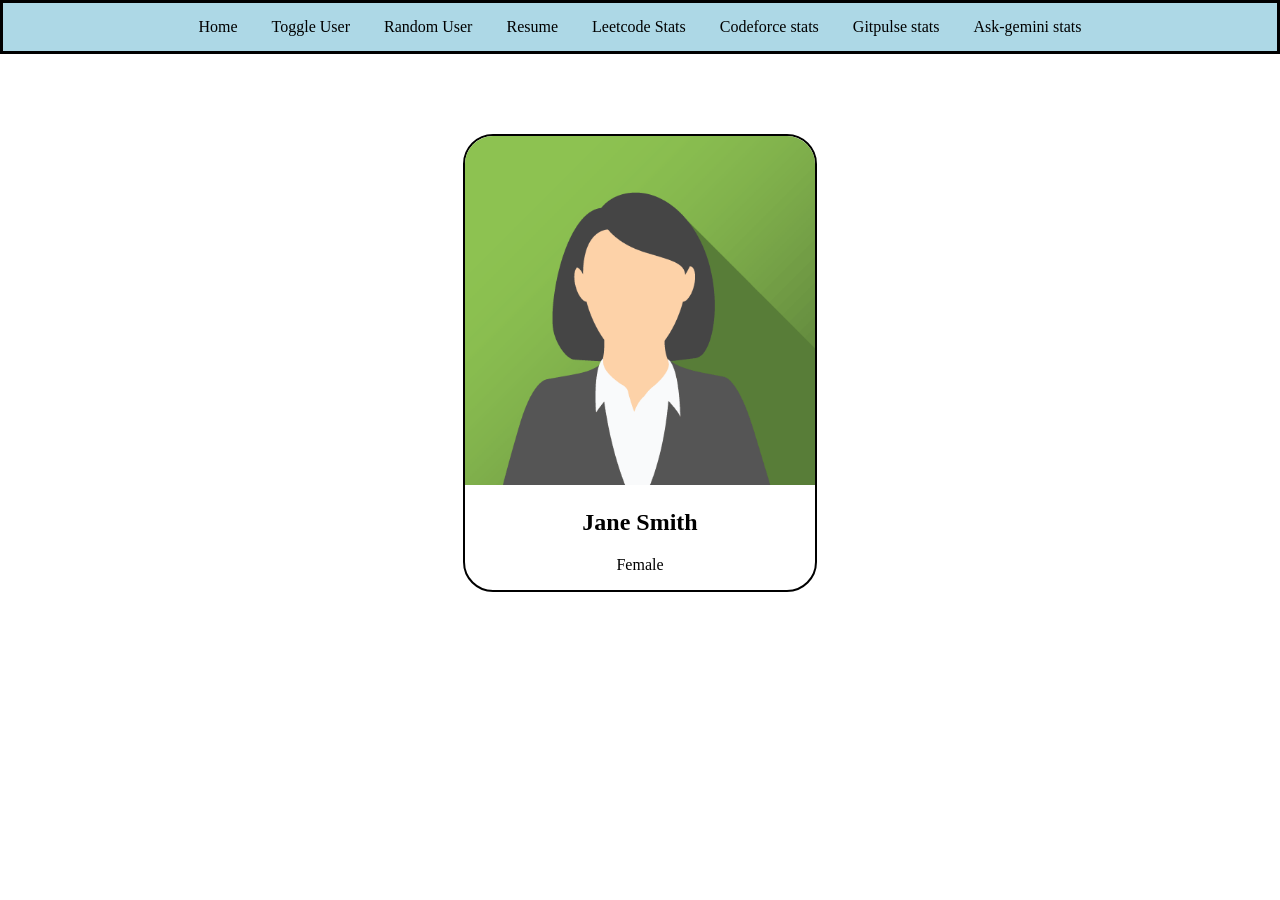
<file: index.html>
<!DOCTYPE html>
<html lang="en">
<head>
    <meta charset="UTF-8">
    <meta name="viewport" content="width=device-width, initial-scale=1.0">
    <title>My Website</title>
    <link rel="stylesheet" href="index.css">
</head>
<body>
    <div id="navbar">
        <a href="index.html">Home</a>
        <a href="toggle.html">Toggle User</a>
        <a href="randomUser.html">Random User</a>
        <a href="resume.html">Resume</a>
        <a href="leetcode-stats.html">Leetcode Stats</a>
        <a href="codeforces-stats.html">Codeforce stats</a>
        <a href="gitpulse.html">Gitpulse stats</a>
        <a href="ask-gemini.html">Ask-gemini stats</a>
    </div>

    <div id="card">
        <img src="jane.png" alt="User Image">
        <h2>Jane Smith</h2>
        <p>Female</p>
    </div>
    <script src="index.js"></script>
</body>
</html>
</file>
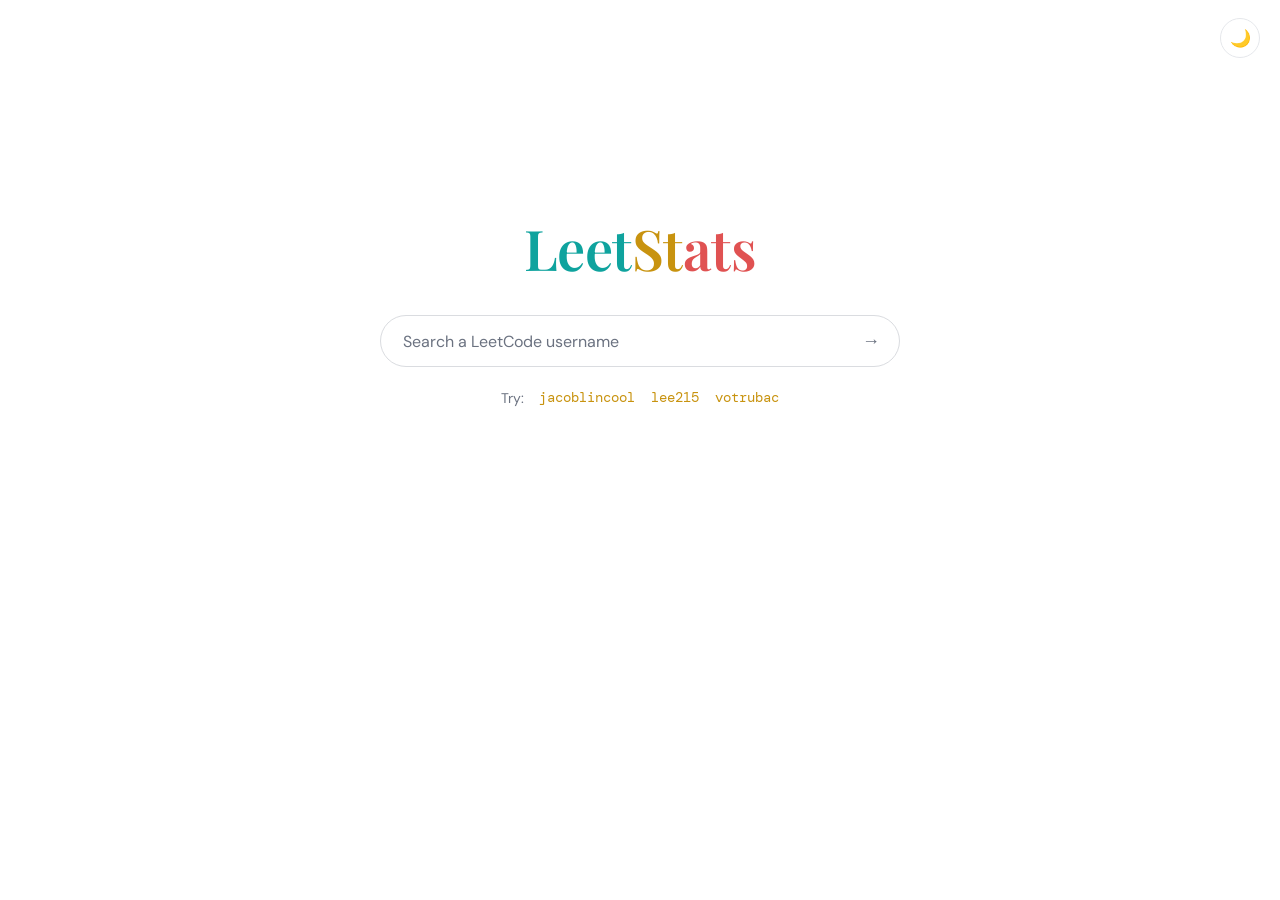
<file: leetcode-stats.html>
<!DOCTYPE html>
<html lang="en" data-theme="light">
<head>
<meta charset="UTF-8">
<meta name="viewport" content="width=device-width, initial-scale=1.0">
<title>LeetStats</title>
<link rel="preconnect" href="https://fonts.googleapis.com">
<link rel="preconnect" href="https://fonts.gstatic.com" crossorigin>
<link href="https://fonts.googleapis.com/css2?family=Playfair+Display:wght@600&family=DM+Sans:wght@400;500;700&family=DM+Mono:wght@400;500&display=swap" rel="stylesheet">
<style>
  :root, [data-theme="light"] {
    --bg: #ffffff;
    --text: #1f2328;
    --muted: #6b7280;
    --line: #e5e7eb;
    --surface: #ffffff;
    --input-border: #dadce0;
    --input-shadow: rgba(32, 33, 36, 0.12);
    --track: #f0f1f3;
    --easy: #0fa39e;
    --medium: #c8930f;
    --hard: #e05252;
    --accent: #c8930f;
    --card-shadow: 0 1px 3px rgba(32, 33, 36, 0.08), 0 8px 28px rgba(32, 33, 36, 0.06);
  }
  [data-theme="dark"] {
    --bg: #0a0b0d;
    --text: #e9e7e2;
    --muted: #8b8f98;
    --line: rgba(255, 255, 255, 0.09);
    --surface: #121418;
    --input-border: rgba(255, 255, 255, 0.14);
    --input-shadow: rgba(0, 0, 0, 0.5);
    --track: rgba(255, 255, 255, 0.08);
    --easy: #3ddad7;
    --medium: #e3b341;
    --hard: #ff6b6b;
    --accent: #e3b341;
    --card-shadow: 0 20px 50px rgba(0, 0, 0, 0.45);
  }

  * { margin: 0; padding: 0; box-sizing: border-box; }

  html, body { height: 100%; }

  body {
    background: var(--bg);
    color: var(--text);
    font-family: "DM Sans", system-ui, sans-serif;
    display: flex;
    flex-direction: column;
    align-items: center;
    transition: background 0.25s, color 0.25s;
  }

  /* theme toggle, top right */
  .theme-toggle {
    position: fixed;
    top: 18px;
    right: 20px;
    width: 40px;
    height: 40px;
    border-radius: 50%;
    border: 1px solid var(--line);
    background: var(--surface);
    color: var(--text);
    font-size: 17px;
    cursor: pointer;
    display: flex;
    align-items: center;
    justify-content: center;
    transition: background 0.25s, border-color 0.25s, transform 0.15s;
    z-index: 10;
  }
  .theme-toggle:hover { transform: scale(1.06); }
  .theme-toggle:focus-visible { outline: 2px solid var(--accent); outline-offset: 2px; }

  main {
    width: 100%;
    max-width: 640px;
    padding: 0 24px 64px;
    display: flex;
    flex-direction: column;
    align-items: center;
    /* Google-style: sits a bit above vertical center when idle */
    margin-top: clamp(96px, 24vh, 210px);
    transition: margin-top 0.45s cubic-bezier(0.3, 0.8, 0.3, 1);
  }
  body.has-result main { margin-top: 72px; }

  .wordmark {
    font-family: "Playfair Display", serif;
    font-weight: 600;
    font-size: clamp(40px, 8vw, 56px);
    letter-spacing: -0.01em;
    margin-bottom: 30px;
    user-select: none;
  }
  .wordmark .l { color: var(--easy); }
  .wordmark .e { color: var(--medium); }
  .wordmark .t { color: var(--hard); }

  /* search */
  .search {
    width: 100%;
    max-width: 520px;
    display: flex;
    align-items: center;
    gap: 12px;
    background: var(--surface);
    border: 1px solid var(--input-border);
    border-radius: 999px;
    padding: 0 8px 0 22px;
    height: 52px;
    transition: box-shadow 0.2s, border-color 0.2s, background 0.25s;
  }
  .search:focus-within {
    box-shadow: 0 2px 10px var(--input-shadow);
    border-color: transparent;
  }
  [data-theme="dark"] .search:focus-within { border-color: var(--accent); box-shadow: none; }

  .search input {
    flex: 1;
    min-width: 0;
    border: none;
    outline: none;
    background: transparent;
    color: var(--text);
    font-family: "DM Mono", monospace;
    font-size: 16px;
  }
  .search input::placeholder { color: var(--muted); font-family: "DM Sans", sans-serif; }

  .search button {
    border: none;
    background: transparent;
    color: var(--muted);
    font-size: 18px;
    width: 40px;
    height: 40px;
    border-radius: 50%;
    cursor: pointer;
    display: flex;
    align-items: center;
    justify-content: center;
    transition: color 0.15s, background 0.15s;
  }
  .search button:hover { color: var(--accent); background: var(--track); }
  .search button:focus-visible { outline: 2px solid var(--accent); outline-offset: 1px; }
  .search button:disabled { opacity: 0.45; cursor: wait; }

  .try {
    margin-top: 20px;
    font-size: 14px;
    color: var(--muted);
    display: flex;
    gap: 14px;
    align-items: center;
    flex-wrap: wrap;
    justify-content: center;
  }
  .try button {
    background: none;
    border: none;
    padding: 2px 1px;
    color: var(--accent);
    font-family: "DM Mono", monospace;
    font-size: 13.5px;
    cursor: pointer;
    border-bottom: 1px dashed transparent;
    transition: border-color 0.15s;
  }
  .try button:hover { border-bottom-color: var(--accent); }
  .try button:focus-visible { outline: 2px solid var(--accent); outline-offset: 2px; }

  /* states */
  .loader {
    margin-top: 52px;
    width: 34px; height: 34px;
    border: 3px solid var(--track);
    border-top-color: var(--accent);
    border-radius: 50%;
    animation: spin 0.8s linear infinite;
  }
  @keyframes spin { to { transform: rotate(360deg); } }

  .error {
    margin-top: 44px;
    text-align: center;
    color: var(--muted);
    font-size: 14.5px;
    line-height: 1.6;
    max-width: 420px;
  }
  .error b { color: var(--hard); font-weight: 700; display: block; margin-bottom: 4px; }

  /* card */
  .card {
    width: 100%;
    margin-top: 44px;
    background: var(--surface);
    border: 1px solid var(--line);
    border-radius: 18px;
    padding: 30px 34px;
    box-shadow: var(--card-shadow);
    animation: rise 0.45s cubic-bezier(0.2, 0.7, 0.3, 1) both;
    transition: background 0.25s, border-color 0.25s;
  }
  @keyframes rise {
    from { opacity: 0; transform: translateY(14px); }
    to   { opacity: 1; transform: translateY(0); }
  }

  .card-head {
    display: flex;
    justify-content: space-between;
    align-items: baseline;
    gap: 10px;
    flex-wrap: wrap;
    margin-bottom: 26px;
  }
  .card-head a {
    font-family: "Playfair Display", serif;
    font-size: 23px;
    font-weight: 600;
    color: var(--text);
    text-decoration: none;
  }
  .card-head a:hover { color: var(--accent); }
  .card-head .rank {
    font-family: "DM Mono", monospace;
    font-size: 13px;
    color: var(--muted);
  }
  .card-head .rank b { color: var(--accent); font-weight: 500; }

  .card-body {
    display: grid;
    grid-template-columns: 168px 1fr;
    gap: 34px;
    align-items: center;
  }

  .ring-wrap { position: relative; width: 168px; height: 168px; margin: 0 auto; }
  .ring-wrap svg { transform: rotate(-90deg); display: block; }
  .ring-track { fill: none; stroke: var(--track); stroke-width: 9; }
  .ring-fill {
    fill: none;
    stroke: var(--accent);
    stroke-width: 9;
    stroke-linecap: round;
    transition: stroke-dashoffset 1.1s cubic-bezier(0.3, 0.8, 0.3, 1), stroke 0.25s;
  }
  .ring-center {
    position: absolute; inset: 0;
    display: flex; flex-direction: column;
    align-items: center; justify-content: center;
  }
  .ring-center .big {
    font-family: "DM Mono", monospace;
    font-size: 36px;
    line-height: 1;
  }
  .ring-center .small {
    color: var(--muted);
    font-size: 11.5px;
    margin-top: 6px;
    letter-spacing: 0.06em;
    text-transform: uppercase;
  }

  .bars { display: flex; flex-direction: column; gap: 18px; }
  .bar-top {
    display: flex;
    justify-content: space-between;
    align-items: baseline;
    margin-bottom: 7px;
  }
  .bar-top .label {
    font-size: 12.5px;
    font-weight: 700;
    letter-spacing: 0.09em;
    text-transform: uppercase;
  }
  .bar-top .nums {
    font-family: "DM Mono", monospace;
    font-size: 13px;
    color: var(--muted);
  }
  .bar-top .nums b { color: var(--text); font-weight: 500; }
  .bar-track { height: 7px; border-radius: 99px; background: var(--track); overflow: hidden; }
  .bar-fill { height: 100%; width: 0; border-radius: 99px; transition: width 1.1s cubic-bezier(0.3, 0.8, 0.3, 1); }
  .easy   .label { color: var(--easy); }   .easy   .bar-fill { background: var(--easy); }
  .medium .label { color: var(--medium); } .medium .bar-fill { background: var(--medium); }
  .hard   .label { color: var(--hard); }   .hard   .bar-fill { background: var(--hard); }

  .hidden { display: none !important; }

  @media (max-width: 540px) {
    .card { padding: 24px 20px; }
    .card-body { grid-template-columns: 1fr; gap: 26px; }
  }

  @media (prefers-reduced-motion: reduce) {
    * { animation: none !important; transition: none !important; }
  }
</style>
</head>
<body>
  <button class="theme-toggle" id="theme-toggle" aria-label="Switch theme" title="Switch theme">🌙</button>

  <main>
    <h1 class="wordmark"><span class="l">Leet</span><span class="e">St</span><span class="t">ats</span></h1>

    <div class="search">
      <input id="username" type="text" placeholder="Search a LeetCode username" autocomplete="off" spellcheck="false" aria-label="LeetCode username">
      <button id="go" aria-label="Fetch stats" title="Fetch stats">→</button>
    </div>

    <div class="try">
      <span>Try:</span>
      <button data-u="jacoblincool">jacoblincool</button>
      <button data-u="lee215">lee215</button>
      <button data-u="votrubac">votrubac</button>
    </div>

    <div id="loading" class="loader hidden" role="status" aria-label="Loading"></div>

    <div id="error" class="error hidden" role="alert">
      <b>Couldn't fetch that profile</b>
      <span id="error-msg"></span>
    </div>

    <section id="card" class="card hidden" aria-live="polite">
      <div class="card-head">
        <a id="profile-link" href="#" target="_blank" rel="noopener"></a>
        <span class="rank">Rank <b id="ranking">—</b></span>
      </div>
      <div class="card-body">
        <div class="ring-wrap">
          <svg width="168" height="168" viewBox="0 0 168 168" aria-hidden="true">
            <circle class="ring-track" cx="84" cy="84" r="74"></circle>
            <circle class="ring-fill" id="ring" cx="84" cy="84" r="74"></circle>
          </svg>
          <div class="ring-center">
            <div class="big" id="total-solved">0</div>
            <div class="small" id="total-label">solved</div>
          </div>
        </div>
        <div class="bars">
          <div class="bar-row easy">
            <div class="bar-top"><span class="label">Easy</span>
              <span class="nums"><b id="easy-solved">0</b> / <span id="easy-total">0</span></span></div>
            <div class="bar-track"><div class="bar-fill" id="easy-bar"></div></div>
          </div>
          <div class="bar-row medium">
            <div class="bar-top"><span class="label">Medium</span>
              <span class="nums"><b id="medium-solved">0</b> / <span id="medium-total">0</span></span></div>
            <div class="bar-track"><div class="bar-fill" id="medium-bar"></div></div>
          </div>
          <div class="bar-row hard">
            <div class="bar-top"><span class="label">Hard</span>
              <span class="nums"><b id="hard-solved">0</b> / <span id="hard-total">0</span></span></div>
            <div class="bar-track"><div class="bar-fill" id="hard-bar"></div></div>
          </div>
        </div>
      </div>
    </section>
  </main>

<script>
(function () {
  "use strict";

  /* ---------- theme ---------- */
  var root = document.documentElement;
  var toggle = document.getElementById("theme-toggle");
  var prefersDark = window.matchMedia("(prefers-color-scheme: dark)").matches;
  setTheme(prefersDark ? "dark" : "light");

  function setTheme(t) {
    root.setAttribute("data-theme", t);
    toggle.textContent = t === "dark" ? "☀️" : "🌙";
  }
  toggle.addEventListener("click", function () {
    setTheme(root.getAttribute("data-theme") === "dark" ? "light" : "dark");
  });

  /* ---------- elements ---------- */
  var input = document.getElementById("username");
  var goBtn = document.getElementById("go");
  var loadingEl = document.getElementById("loading");
  var errorEl = document.getElementById("error");
  var errorMsg = document.getElementById("error-msg");
  var cardEl = document.getElementById("card");

  var RING_R = 74;
  var RING_C = 2 * Math.PI * RING_R;
  var ring = document.getElementById("ring");
  ring.setAttribute("stroke-dasharray", RING_C);
  ring.setAttribute("stroke-dashoffset", RING_C);

  /* ---------- data sources (tried in order) ---------- */
  var SOURCES = [
    {
      url: function (u) { return "https://leetcode-api-faisalshohag.vercel.app/" + encodeURIComponent(u); },
      parse: function (d) {
        if (!d || d.errors || d.totalSolved === undefined) return null;
        return pick(d);
      }
    },
    {
      url: function (u) { return "https://alfa-leetcode-api.onrender.com/userProfile/" + encodeURIComponent(u); },
      parse: function (d) {
        if (!d || d.errors || d.totalSolved === undefined) return null;
        return pick(d);
      }
    },
    {
      url: function (u) { return "https://leetcode-stats-api.herokuapp.com/" + encodeURIComponent(u); },
      parse: function (d) {
        if (!d || d.status !== "success") return null;
        return pick(d);
      }
    }
  ];

  function pick(d) {
    return {
      totalSolved: d.totalSolved, totalQuestions: d.totalQuestions,
      easySolved: d.easySolved, totalEasy: d.totalEasy,
      mediumSolved: d.mediumSolved, totalMedium: d.totalMedium,
      hardSolved: d.hardSolved, totalHard: d.totalHard,
      ranking: d.ranking
    };
  }

  function fetchWithTimeout(url, ms) {
    var ctrl = new AbortController();
    var t = setTimeout(function () { ctrl.abort(); }, ms);
    return fetch(url, { signal: ctrl.signal })
      .then(function (r) { return r.json(); })
      .finally(function () { clearTimeout(t); });
  }

  function fetchStats(username) {
    var i = 0;
    function tryNext() {
      if (i >= SOURCES.length) return Promise.reject(new Error("all sources failed"));
      var src = SOURCES[i++];
      return fetchWithTimeout(src.url(username), 12000)
        .then(function (json) {
          var parsed = src.parse(json);
          return parsed || tryNext();
        })
        .catch(function () { return tryNext(); });
    }
    return tryNext();
  }

  /* ---------- rendering ---------- */
  function fmt(n) {
    if (n === null || n === undefined || isNaN(n)) return "—";
    return Number(n).toLocaleString("en-US");
  }

  function countUp(el, target, ms) {
    var reduce = window.matchMedia("(prefers-reduced-motion: reduce)").matches;
    if (reduce || !target) { el.textContent = fmt(target || 0); return; }
    var start = performance.now();
    (function step(now) {
      var p = Math.min(((now || performance.now()) - start) / ms, 1);
      var eased = 1 - Math.pow(1 - p, 3);
      el.textContent = fmt(Math.round(target * eased));
      if (p < 1) requestAnimationFrame(step);
    })();
  }

  function setBar(id, solved, total) {
    var pct = total > 0 ? (solved / total) * 100 : 0;
    document.getElementById(id).style.width = Math.max(pct, solved > 0 ? 2 : 0) + "%";
  }

  function render(username, s) {
    var link = document.getElementById("profile-link");
    link.textContent = username;
    link.href = "https://leetcode.com/u/" + encodeURIComponent(username) + "/";

    document.getElementById("ranking").textContent = "#" + fmt(s.ranking);
    document.getElementById("total-label").textContent = "of " + fmt(s.totalQuestions);
    document.getElementById("easy-solved").textContent = fmt(s.easySolved);
    document.getElementById("easy-total").textContent = fmt(s.totalEasy);
    document.getElementById("medium-solved").textContent = fmt(s.mediumSolved);
    document.getElementById("medium-total").textContent = fmt(s.totalMedium);
    document.getElementById("hard-solved").textContent = fmt(s.hardSolved);
    document.getElementById("hard-total").textContent = fmt(s.totalHard);

    document.body.classList.add("has-result");
    cardEl.classList.remove("hidden");

    requestAnimationFrame(function () {
      requestAnimationFrame(function () {
        countUp(document.getElementById("total-solved"), s.totalSolved, 1100);
        var pct = s.totalQuestions > 0 ? s.totalSolved / s.totalQuestions : 0;
        ring.setAttribute("stroke-dashoffset", RING_C * (1 - pct));
        setBar("easy-bar", s.easySolved, s.totalEasy);
        setBar("medium-bar", s.mediumSolved, s.totalMedium);
        setBar("hard-bar", s.hardSolved, s.totalHard);
      });
    });
  }

  function resetCard() {
    ring.setAttribute("stroke-dashoffset", RING_C);
    ["easy-bar", "medium-bar", "hard-bar"].forEach(function (id) {
      document.getElementById(id).style.width = "0";
    });
    document.getElementById("total-solved").textContent = "0";
  }

  /* ---------- flow ---------- */
  var busy = false;

  function lookup(username) {
    username = (username || "").trim();
    if (!username || busy) return;
    busy = true;

    input.value = username;
    goBtn.disabled = true;
    errorEl.classList.add("hidden");
    cardEl.classList.add("hidden");
    resetCard();
    loadingEl.classList.remove("hidden");

    fetchStats(username)
      .then(function (stats) {
        loadingEl.classList.add("hidden");
        render(username, stats);
      })
      .catch(function () {
        loadingEl.classList.add("hidden");
        errorMsg.textContent = 'No stats found for "' + username +
          '". Check the spelling, or the public stats APIs may be briefly busy — try again in a moment.';
        errorEl.classList.remove("hidden");
      })
      .finally(function () {
        goBtn.disabled = false;
        busy = false;
      });
  }

  goBtn.addEventListener("click", function () { lookup(input.value); });
  input.addEventListener("keydown", function (e) { if (e.key === "Enter") lookup(input.value); });
  document.querySelectorAll(".try button").forEach(function (b) {
    b.addEventListener("click", function () { lookup(b.dataset.u); });
  });
})();
</script>
</body>
</html>
</file>
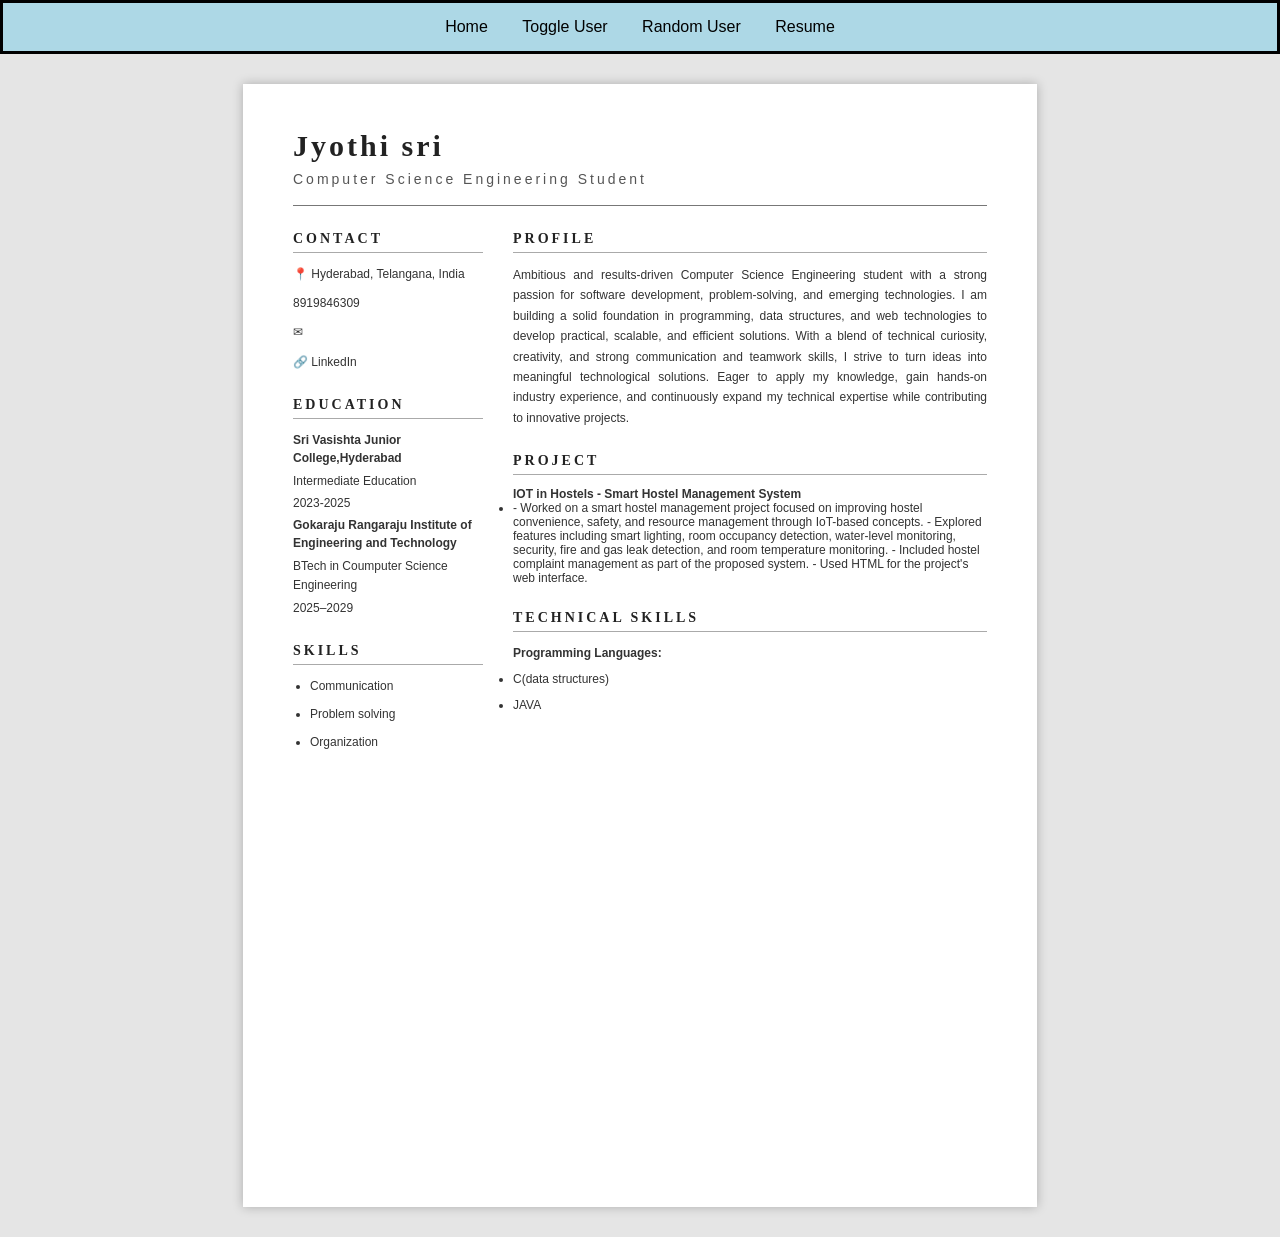
<file: resume.html>
<!DOCTYPE html>
<html lang="en">
<head>
    <meta charset="UTF-8">
    <meta name="viewport" content="width=device-width, initial-scale=1.0">

    <title>My Website</title>
    <link rel="stylesheet" href="index.css">

    <style>
        /* RESET */
        * {
            box-sizing: border-box;
            margin: 0;
            padding: 0;
        }

        /* PAGE */
        body {
            background: #e5e5e5;
            font-family: Arial, sans-serif;
            color: #333;
        }
        .navbar {
    width: 100%;
    min-height: 50px;
    background-color: lightblue;
    border-bottom: 2px solid black;
    display: flex;
    justify-content: center;
    align-items: center;
    gap: 35px;
    padding: 12px 15px;
}

.navbar a {
    color: black;
    text-decoration: none;
    font-family: Arial, sans-serif;
    font-size: 16px;
}

        /* A4 RESUME */
        .resume {
            width: 794px;
            min-height: 1123px;
            background: white;
            margin: 30px auto;
            padding: 45px 50px;
            box-shadow: 0 0 10px rgba(0, 0, 0, 0.25);
        }

        /* HEADER */
        .header {
            width: 100%;
            padding-bottom: 18px;
            margin-bottom: 25px;
            border-bottom: 1px solid #777;
        }

        .header h1 {
            font-family: Georgia, serif;
            font-size: 30px;
            letter-spacing: 3px;
            margin-bottom: 8px;
            color: #222;
        }

        .header p {
            font-size: 14px;
            letter-spacing: 3px;
            color: #555;
        }

        /* TWO-COLUMN LAYOUT */
        .main {
            display: grid;
            grid-template-columns: 190px 1fr;
            column-gap: 30px;
            width: 100%;
        }

        /* SECTION HEADINGS */
        .heading {
            font-family: Georgia, "Times New Roman", serif;
            font-size: 14px;
            letter-spacing: 3px;
            margin-bottom: 5px;
            color: #222;
        }

        .line {
            height: 1px;
            width: 100%;
            background: #aaa;
            margin-bottom: 12px;
        }

        /* LEFT COLUMN */
        .left {
            font-size: 12px;
            min-width: 0;
        }

        .left-section {
            margin-bottom: 25px;
        }

        /* CONTACT */
        .contact p {
            font-size: 12px;
            line-height: 1.6;
            margin-bottom: 10px;
            overflow-wrap: anywhere;
        }

        /* EDUCATION */
        .education-item {
            margin-bottom: 18px;
        }

        .education-item strong {
            display: block;
            font-size: 12px;
            line-height: 1.5;
            margin-bottom: 5px;
        }

        .education-item p {
            font-size: 12px;
            line-height: 1.6;
            margin-bottom: 3px;
        }

        /* CERTIFICATIONS AND SKILLS */
        .skills {
            padding-left: 17px;
        }

        .skills li {
            font-size: 12px;
            line-height: 1.6;
            margin-bottom: 9px;
        }

        /* RIGHT COLUMN */
        .right {
            font-size: 12px;
            min-width: 0;
        }

        .right-section {
            margin-bottom: 25px;
        }

        /* PROFILE */
        .about {
            font-size: 12px;
            line-height: 1.7;
            text-align: justify;
        }
        /* PROJECT */
        .project {
            margin-bottom: 15px;
        }

        .project h4 {
            font-size: 12px;
            line-height: 1.5;
            margin-bottom: 8px;
        }

        .project ul {
            padding-left: 17px;
        }

        .project li {
            font-size: 12px;
            line-height: 1.6;
            margin-bottom: 7px;
        }
        /* TECHNICAL SKILLS */
        .technical-skills {
            margin-bottom: 15px;
        }

        .technical-skills h4 {
            font-size: 12px;
            line-height: 1.5;
            margin-bottom: 8px;
        }

        .technical-skills ul {
            padding-left: 17px;
        }

        .technical-skills li {
            font-size: 12px;
            line-height: 1.6;
            margin-bottom: 7px;
        }
        /* LINKS */
        a {
            color: #333;
            text-decoration: none;
        }

        a:hover {
            text-decoration: underline;
        }

        /* PRINT */
        @media print {
            @page {
                size: A4 portrait;
                margin: 0;
            }

            body {
                background: white;
            }

            .resume {
                width: 794px;
                min-height: 1123px;
                margin: 0;
                box-shadow: none;
            }

            a {
                color: #222;
            }
        }

        /* TABLET */
        @media screen and (max-width: 820px) {
            .resume {
                width: calc(100% - 20px);
                min-height: auto;
                margin: 10px auto;
                padding: 28px 24px;
            }

            .main {
                grid-template-columns: 34% 1fr;
                column-gap: 20px;
            }
        }

        /* MOBILE */
        @media screen and (max-width: 560px) {
            .resume {
                padding: 24px 18px;
            }

            .main {
                grid-template-columns: 1fr;
            }

            .left {
                border-bottom: 1px solid #ccc;
                padding-bottom: 8px;
            }

            .right {
                padding-top: 20px;
            }

            .header h1 {
                font-size: 25px;
            }

            .heading {
                font-size: 14px;
            }

            .contact p,
            .education-item strong,
            .education-item p,
            .skills li,
            .about,
            .project h4,
            .project li,
            .project p,
            .technical-skills li {
                font-size: 13px;
            }
        }
    </style>
</head>

<body>
    <nav id="navbar">
        <a href="index.html">Home</a>
        <a href="toggle.html">Toggle User</a>
        <a href="randomUser.html">Random User</a>
        <a href="resume.html">Resume</a>
    </nav>

    <main class="resume">

        <header class="header">
            <h1>Jyothi sri </h1>
            <p>Computer Science Engineering Student</p>
        </header>

        <!-- TWO COLUMNS -->
        <div class="main">

            <!-- LEFT COLUMN -->
            <aside class="left">

                <!-- CONTACT -->
                <section class="left-section contact">
                    <h2 class="heading">CONTACT</h2>
                    <div class="line"></div>

                    

                    <p>📍 Hyderabad, Telangana, India</p>
                    <p>
                        8919846309
                    <p>
                    <p>
                        ✉
                        <a 
                            vegesanajyothisri@gmail.com
                        </a>
                    </p>

                    <p>
                        🔗
                        <a href= "https://www.linkedin.com/in/jyothi-sri-vegesana-b3a211377/"
                           target="_blank"
                           rel="noopener noreferrer">
                            LinkedIn
                        </a>
                    </p>
                </section>

                <!-- EDUCATION -->
                <section class="left-section">
                    <h2 class="heading">EDUCATION</h2>
                    <div class="line"></div>

                    <div class="education-item">
                        <strong>
                            Sri Vasishta Junior College,Hyderabad
                        </strong>
                        <p>
                            Intermediate Education
                        </p>
                        <p>
                            2023-2025
                        </p>

                        <strong>
                            Gokaraju Rangaraju Institute of Engineering and Technology
                        </strong>

                        <p>BTech in Coumputer Science Engineering</p>
                        <p>2025–2029</p>
                    </div>
                </section>

                <!-- SKILLS -->
                <section class="left-section">
                    <h2 class="heading">SKILLS</h2>
                    <div class="line"></div>

                    <ul class="skills">
                        <li>Communication</li>
                        <li>Problem solving </li>
                        <li>Organization</li>
                    </ul>
                </section>

            </aside>

            <!-- RIGHT COLUMN -->
            <div class="right">

                <!-- PROFILE -->
                <section class="right-section">
                    <h2 class="heading">PROFILE</h2>
                    <div class="line"></div>

                    <p class="about">
                       Ambitious and results-driven Computer Science Engineering
                      student with a strong passion for software development, 
                      problem-solving, and emerging technologies.
                      I am building a solid foundation in programming,
                      data structures, and web technologies to develop practical, 
                      scalable, and efficient solutions. With a blend of technical 
                      curiosity, creativity, and strong communication and teamwork 
                      skills, I strive to turn ideas into meaningful technological
                      solutions. Eager to apply my knowledge, gain hands-on industry 
                      experience, and continuously expand my technical expertise
                      while contributing to innovative projects.
                    </p>
                </section>

                

                            <!-- PROJECT -->

            <section class="right-section">

                <h3 class="heading">PROJECT</h3>

                <div class="line"></div>
              
                <div class="experience">

                    <h4>
                        IOT in Hostels - Smart Hostel Management System
                    </h4>
                   <ul>
                    <li>

                        - Worked on a smart hostel management project focused on improving hostel convenience, 
                        safety, and resource management through IoT-based concepts.
                        - Explored features including smart lighting, room occupancy detection, water-level monitoring,
                        security, fire and gas leak detection, and room temperature monitoring.
                        - Included hostel complaint management as part of the proposed system.
                       - Used HTML for the project's web interface.
                    </li>
                 </ul>
                </div>
            </section>


                <!-- TECHNICAL SKILLS -->
                <section class="right-section">
                    <h2 class="heading">TECHNICAL SKILLS</h2>
                    <div class="line"></div>

                    <ul class="technical-skills">
                       <h4>Programming Languages:</h4>
                        <li>
                            C(data structures)
                        </li>
                        <li>
                            JAVA
                        </li>
                    </ul>
                </section>

            </div>

    </main>

</body>
</html>
</file>
<file: index.css>
h1{
  color:red;
}

#navbar{
  border-style: solid;
  border-color: black;
  border-width: 3px;
  background-color: lightblue;
  padding: 15px;
  text-align: center;
}
#navbar a{
  color: black;
  text-decoration: none;
  padding: 15px;
}

#card{
  border-style: solid;
  border-color: black;
  border-width: 2px;
  width: 350px;
  text-align: center;
  border-radius: 30px;
  margin-left: auto;
  margin-right: auto;
  overflow: hidden;
  margin-top: 80px;
}

#card img{
  width: 350px;
}

body{
  margin: 0px;
}

#card button: {
  margin-bottom: 20px;
  width: 70%;
  padding: 10px;
  border-radious: 20px;
}
#card button:hover{
  color: blue;
  text-decoration: underline;
  cursor:pointer;
}
</file>
